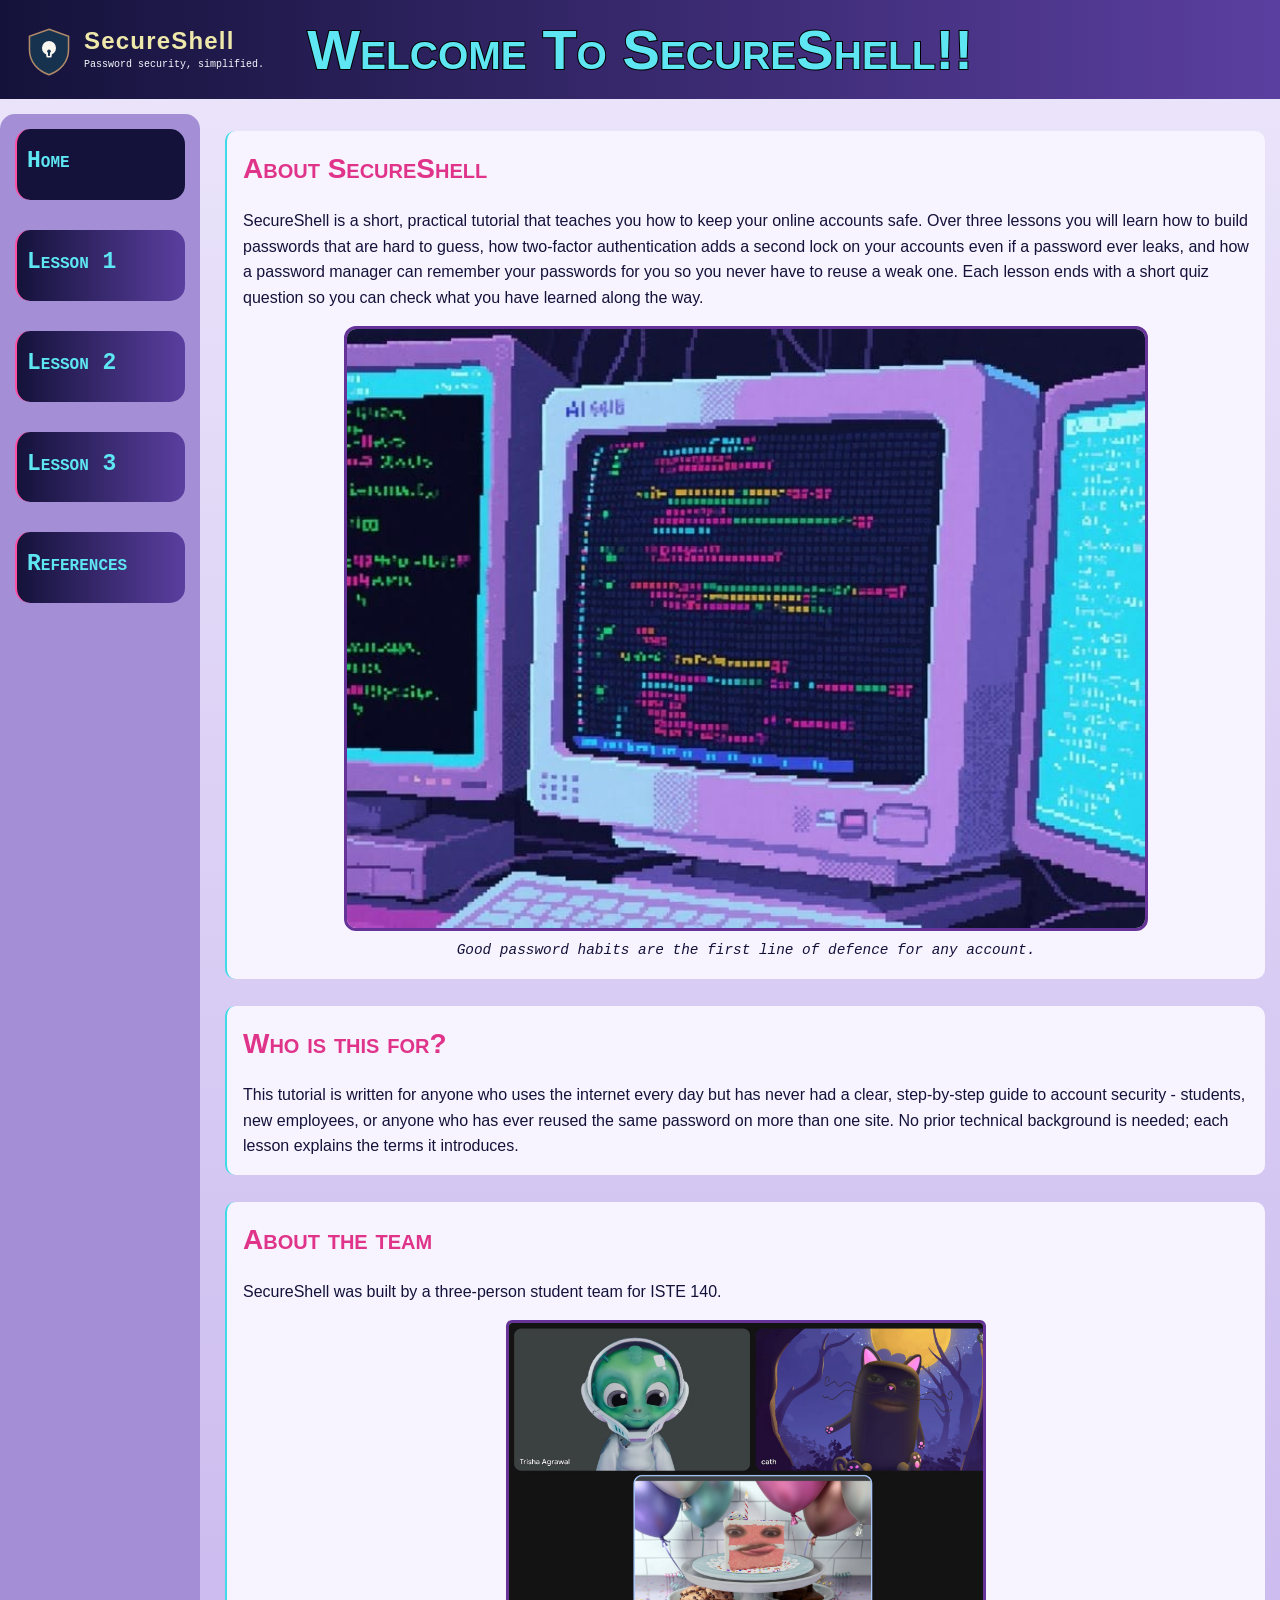
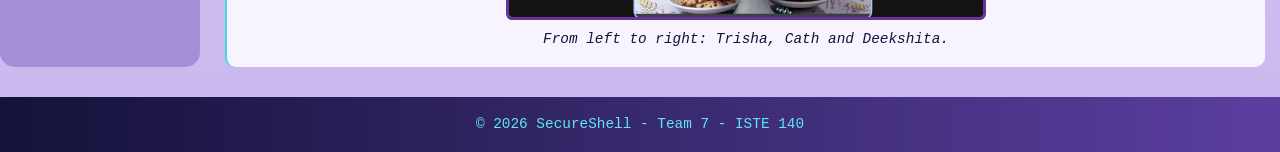
<file: index.html>
<!DOCTYPE html>
<html lang="en">
<head>
  <meta charset="utf-8">
  <meta name="viewport" content="width=device-width, initial-scale=1">
  <meta name="description" content="SecureShell is a beginner tutorial on password security: strong passwords, two-factor authentication and password managers.">
  <meta name="keywords" content="password security, cybersecurity, two-factor authentication, password managers">
  <meta name="author" content="SecureShell Team">
  <title>SecureShell - Password Security Training</title>
  <link rel="stylesheet" href="assets/css/home.css">
</head>
<body>

<header id="site_header">
  <div class="brand">
    <img src="assets/images/logo.svg" alt="SecureShell logo">
    <p class="site_name">SecureShell</p>
    <p class="tagline">Password security, simplified.</p>
  </div>
  <h1>Welcome To SecureShell!!</h1>
</header>

<nav id="main_nav" aria-label="Main">
  <ul>
    <li><a href="index.html" class="current" aria-current="page">Home</a></li>
    <li><a href="trisha.html">Lesson 1</a></li>
    <li><a href="cath.html">Lesson 2</a></li>
    <li><a href="deekshita.html">Lesson 3</a></li>
    <li><a href="references.html">References</a></li>
  </ul>
</nav>

<main>

  <section class="section">
    <h2>About SecureShell</h2>
    <p>
      SecureShell is a short, practical tutorial that teaches you how to keep your
      online accounts safe. Over three lessons you will learn how to build
      passwords that are hard to guess, how two-factor authentication adds a
      second lock on your accounts even if a password ever leaks, and how a
      password manager can remember your passwords for you so you never have
      to reuse a weak one. Each lesson ends with a short quiz question so you
      can check what you have learned along the way.
    </p>
    <figure>
      <img class="hero_image" src="assets/images/hero.jpeg" alt="Close-up of a glowing on-screen login form with username and password fields">
      <figcaption>Good password habits are the first line of defence for any account.</figcaption>
    </figure>
  </section>

  <section class="section">
    <h2>Who is this for?</h2>
    <p>
      This tutorial is written for anyone who uses the internet every day but
      has never had a clear, step-by-step guide to account security -
      students, new employees, or anyone who has ever reused the same
      password on more than one site. No prior technical background is
      needed; each lesson explains the terms it introduces.
    </p>
  </section>

  <section class="section">
    <h2>About the team</h2>
    <p>
      SecureShell was built by a three-person student team for ISTE 140.
    </p>
    <figure>
      <img class="team_image" src="assets/images/about.jpeg" alt="The three SecureShell team members">
      <figcaption>From left to right: Trisha, Cath and Deekshita.</figcaption>
    </figure>
  </section>

</main>

<footer id="foot">
  <p>&copy; 2026 SecureShell - Team 7 - ISTE 140</p>
</footer>

</body>
</html>
</file>
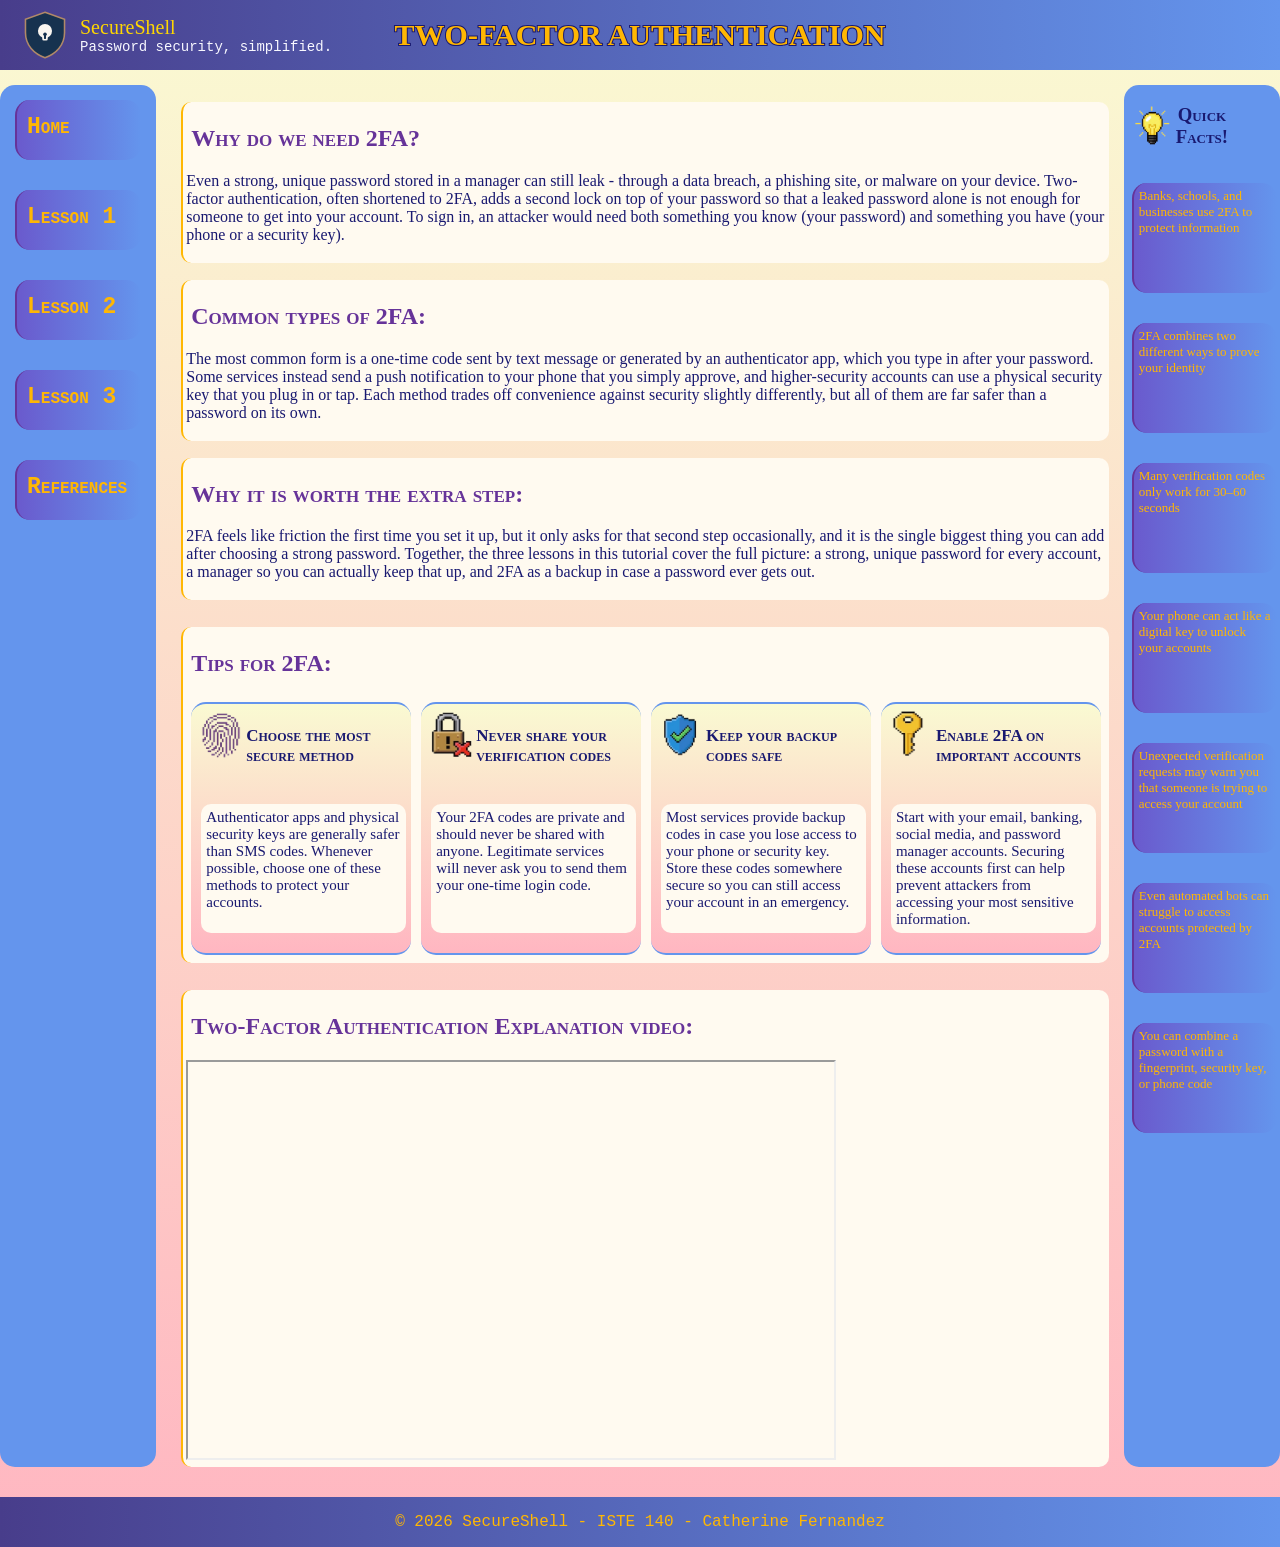
<file: cath.html>
<!DOCTYPE html>
<html lang="en">
<head>
    <meta charset="UTF-8">
    <meta name="viewport" content="width=device-width, initial-scale=1.0">
    <title>Two-Factor Authentication</title>
    <link rel="stylesheet" href="assets/css/cath.css">
</head>
<body>

<header>
    <img src="assets/images/logo.svg" alt="SecureShell logo">
    <p class="site_name">SecureShell</p>
    <p class="tagline">Password security, simplified.</p>
    <h1>TWO-FACTOR AUTHENTICATION</h1>
</header>

<nav>
    <a href="index.html">Home</a>
    <a href="trisha.html">Lesson 1</a>
    <a href="cath.html">Lesson 2</a>
    <a href="deekshita.html">Lesson 3</a>
    <a href="references.html">References</a>
</nav>

<main>
    <div id="content">
        <div class="section">
    <h2>Why do we need 2FA?</h2>
    <p>Even a strong, unique password stored in a manager can still leak - through a data breach, a phishing site, or malware on your device. Two-factor authentication, often shortened to 2FA, adds a second lock on top of your password so that a leaked password alone is not enough for someone to get into your account. To sign in, an attacker would need both something you know (your password) and something you have (your phone or a security key).</p>
        </div>
        <div class="section">
        <h2>Common types of 2FA:</h2>
    <p>The most common form is a one-time code sent by text message or generated by an authenticator app, which you type in after your password. Some services instead send a push notification to your phone that you simply approve, and higher-security accounts can use a physical security key that you plug in or tap. Each method trades off convenience against security slightly differently, but all of them are far safer than a password on its own.</p>
        </div>
        <div class="section">
            <h2>Why it is worth the extra step:</h2>
    <p>2FA feels like friction the first time you set it up, but it only asks for that second step occasionally, and it is the single biggest thing you can add after choosing a strong password. Together, the three lessons in this tutorial cover the full picture: a strong, unique password for every account, a manager so you can actually keep that up, and 2FA as a backup in case a password ever gets out.</p>
    </div>
        </div>
    <div class="section">
    <h2>Tips for 2FA:</h2>
    <div class="cards">
        <div class="card">
            <img src="assets/images/img_1.png" alt="A purple fingerprint">
            <h3>Choose the most secure method</h3>
            <p>Authenticator apps and physical security keys are generally safer than SMS codes. Whenever possible, choose one of these methods to protect your accounts.</p>
        </div>
        <div class="card">
            <img src="assets/images/img_2.png" alt="A lock with a red cross">
            <h3>Never share your verification codes</h3>
            <p>Your 2FA codes are private and should never be shared with anyone. Legitimate services will never ask you to send them your one-time login code.</p>
        </div>
        <div class="card">
            <img src="assets/images/img_3.png" alt="A blue shield with a green tick">
            <h3>Keep your backup codes safe</h3>
            <p>Most services provide backup codes in case you lose access to your phone or security key. Store these codes somewhere secure so you can still access your account in an emergency.</p>
        </div>
        <div class="card">
            <img src="assets/images/img_4.png" alt="A yellow key">
            <h3>Enable 2FA on important accounts</h3>
            <p>Start with your email, banking, social media, and password manager accounts. Securing these accounts first can help prevent attackers from accessing your most sensitive information.</p>
        </div>
        </div>
    </div>
<div class="section">
    <h2>Two-Factor Authentication Explanation video:</h2>
    <div class="yt_video">
        <iframe src="//www.youtube.com/embed/0mvCeNsTa1g?si=RzAUPf2miMMJQkpx"
                title="Two-Factor Authentication Explained"
                allowfullscreen>
        </iframe>
    </div>
</div>

</main>

<aside>
    <img src="assets/images/bulb.png" alt="A yellow glowing bulb">
    <h3>Quick Facts!</h3>
    <p>Banks, schools, and businesses use 2FA to protect information</p>
    <p>2FA combines two different ways to prove your identity</p>
    <p>Many verification codes only work for 30–60 seconds</p>
    <p>Your phone can act like a digital key to unlock your accounts</p>
    <p>Unexpected verification requests may warn you that someone is trying to access your account</p>
    <p>Even automated bots can struggle to access accounts protected by 2FA</p>
    <p>You can combine a password with a fingerprint, security key, or phone code</p>

</aside>

<footer>
    <p>© 2026 SecureShell - ISTE 140 - Catherine Fernandez</p>
</footer>

</body>
</html>
</file>
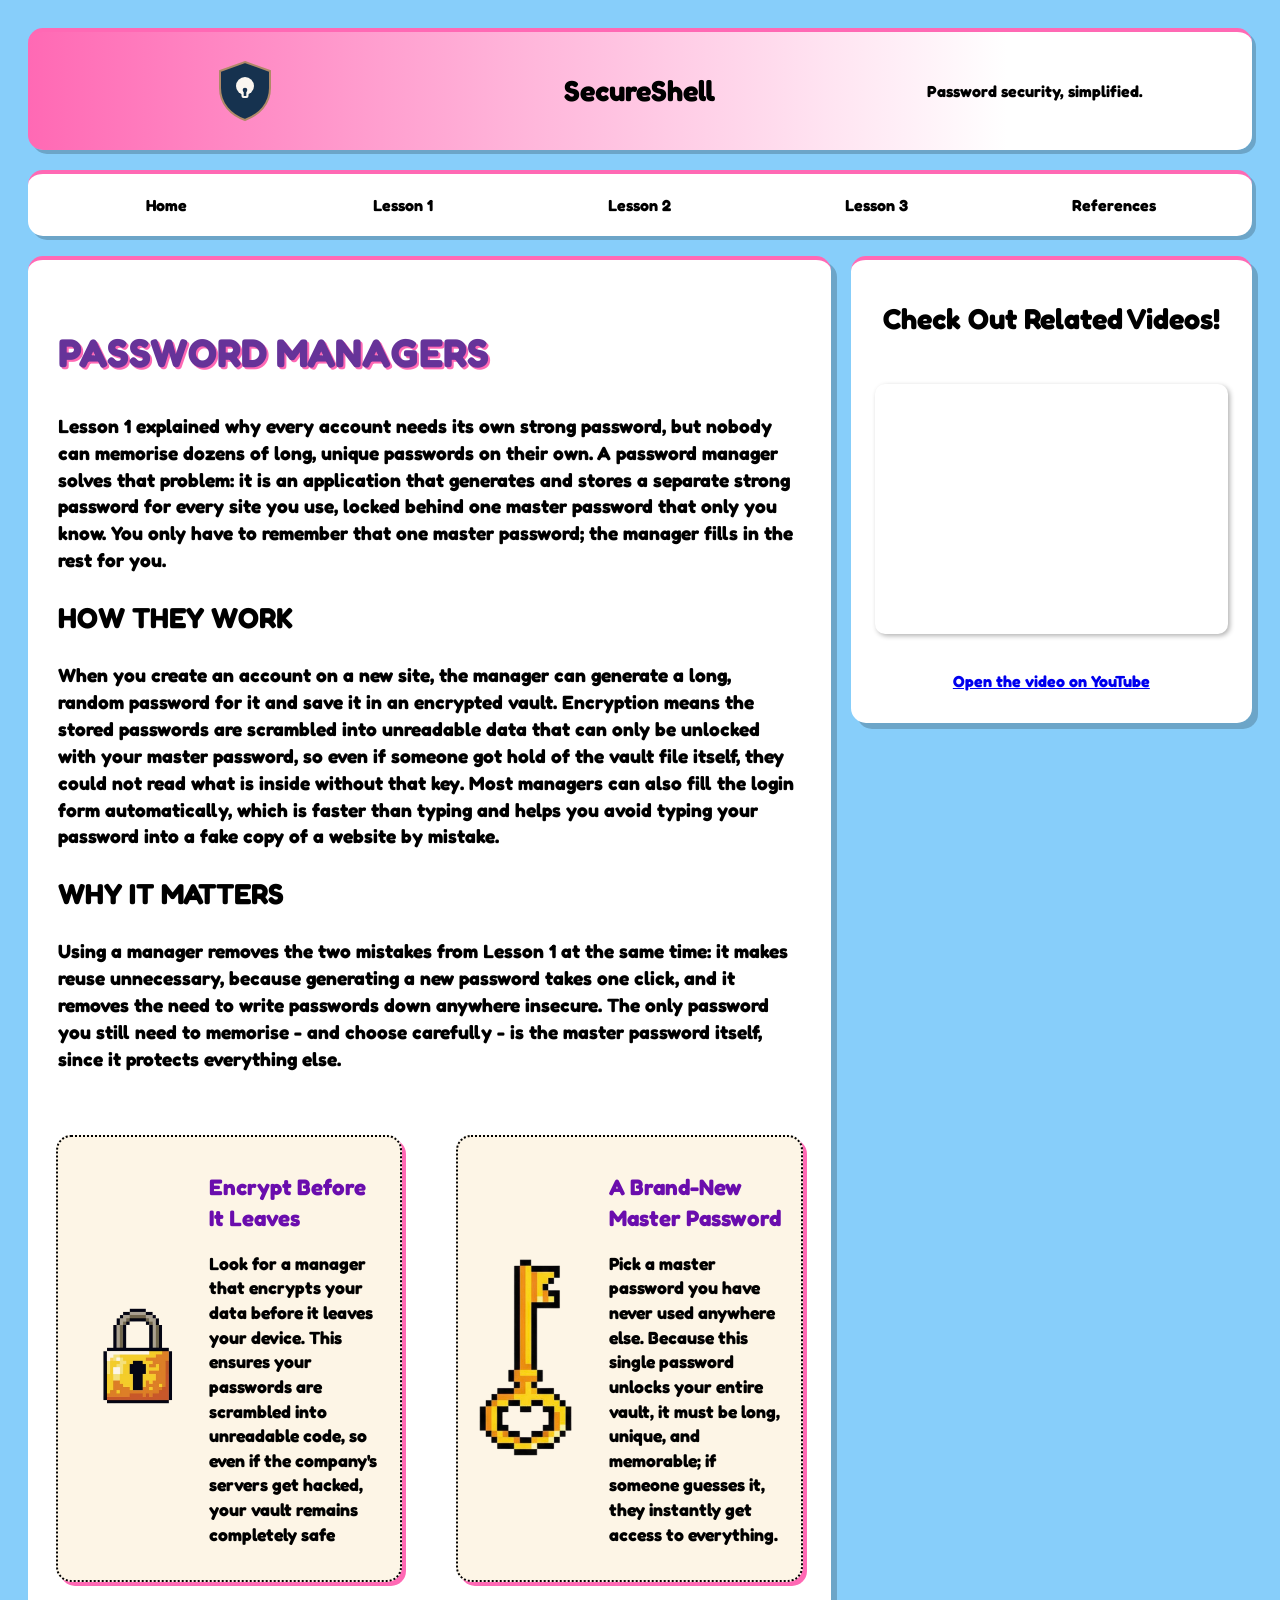
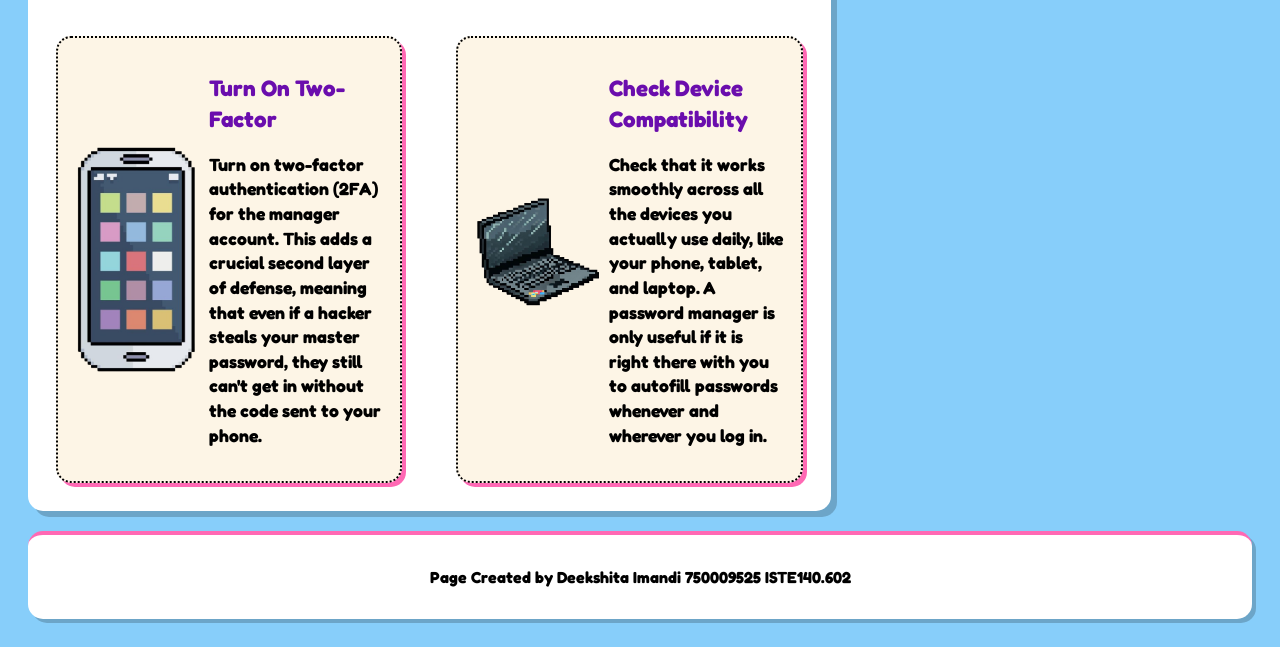
<file: deekshita.html>
<!doctype html>
<html lang="en">

<!--
  Name: Deekshita Imandi   
  Student ID: 753005593
  Layout option: 4 - Navigation under the header
-->
  
<head>
  <meta charset="utf-8">
  <meta name="viewport" content="width=device-width">
  <title> Password Mangager</title>
  <link rel="preconnect" href="https://fonts.googleapis.com">
  <link rel="preconnect" href="https://fonts.gstatic.com" crossorigin>
  <link href="https://fonts.googleapis.com/css2?family=Fredoka:wght@500;700&display=swap" rel="stylesheet">
  <link rel="stylesheet" href="assets/css/deekshita.css">

</head>

<body>
  <header class="header">
    <img src="assets/images/logo.svg" alt="SecureShell logo">
    <h2> SecureShell</h2>
    <p>Password security, simplified.</p>
  </header>
  <nav class="navbar">
    <a href="index.html">Home</a>
    <a href="trisha.html">Lesson 1</a>
    <a href="cath.html">Lesson 2</a>
    <a href="deekshita.html">Lesson 3</a>
    <a href="references.html">References</a>
  </nav>

  <main class="main">
    <section id="content">
      <h1>PASSWORD MANAGERS</h1>
      <p>
        Lesson 1 explained why every account needs its own strong password,
        but nobody can memorise dozens of long, unique passwords on their
        own. A password manager solves that problem: it is an application
        that generates and stores a separate strong password for every site
        you use, locked behind one master password that only you know. You
        only have to remember that one master password; the manager fills
        in the rest for you.
      </p>

      <h2>HOW THEY WORK</h2>
      <p>
        When you create an account on a new site, the manager can generate a
        long, random password for it and save it in an encrypted vault.
        Encryption means the stored passwords are scrambled into unreadable
        data that can only be unlocked with your master password, so even if
        someone got hold of the vault file itself, they could not read what
        is inside without that key. Most managers can also fill the login
        form automatically, which is faster than typing and helps you avoid
        typing your password into a fake copy of a website by mistake.
      </p>

      <h2>WHY IT MATTERS</h2>
      <p>
        Using a manager removes the two mistakes from Lesson 1 at the same
        time: it makes reuse unnecessary, because generating a new password
        takes one click, and it removes the need to write passwords down
        anywhere insecure. The only password you still need to memorise -
        and choose carefully - is the master password itself, since it
        protects everything else.
      </p>
    </section>
    <div class="cards">
      <!-- card 1-->
      <div class="singleCard">
        <div class="cardImg">
          <img src="assets/images/padlock.png" alt="Pixel art of a closed padlock">
        </div>
        <div class="cardContent">
          <h2> Encrypt Before It Leaves </h2>
          <p>Look for a manager that encrypts your data before it leaves your device.
            This ensures your passwords are scrambled into unreadable code, so even if the company's servers get hacked,
            your vault remains completely safe</p>
        </div>
      </div>
      <!-- card 2-->
      <div class="singleCard">
        <div class="cardImg">
          <img src="assets/images/key.png" alt="Pixel art of a golden key">
        </div>
        <div class="cardContent">
          <h2> A Brand-New Master Password </h2>
          <p>Pick a master password you have never used anywhere else.
            Because this single password unlocks your entire vault, it must be long, unique, and memorable;
            if someone guesses it, they instantly get access to everything.</p>
        </div>
      </div>
      <!-- card 3-->
      <div class="singleCard">
        <div class="cardImg">
          <img src="assets/images/phone.png" alt="Pixel art of a smartphone">
        </div>
        <div class="cardContent">
          <h2> Turn On Two-Factor </h2>
          <p>Turn on two-factor authentication (2FA) for the manager account. This adds a crucial second layer of
            defense, meaning that even if a hacker steals your master password, they still can't get in without the
            code sent to your phone.</p>
        </div>
      </div>
      <!-- card 4-->
      <div class="singleCard">
        <div class="cardImg">
          <img src="assets/images/pc.png" alt="Pixel art of an open laptop">
        </div>
        <div class="cardContent">
          <h2> Check Device Compatibility </h2>
          <p>Check that it works smoothly across all the devices you actually use daily, like your phone, tablet, and
            laptop. A password manager is only useful if it is right there with you to autofill passwords whenever and
            wherever you log in.
          </p>
        </div>
      </div>
    </div>
  </main>
  <aside class="sidebar">
    <h2>Check Out Related Videos! </h2>
    <iframe class="video" src="https://www.youtube.com/embed/iyl7wZRlxgg" title="What Is a Password Manager? - Digital Vault" allow="accelerometer; autoplay; clipboard-write; encrypted-media; gyroscope; picture-in-picture; web-share" referrerpolicy="strict-origin-when-cross-origin" allowfullscreen></iframe>
    <p><a href="https://www.youtube.com/watch?v=iyl7wZRlxgg" target="_blank" rel="noopener noreferrer">Open the video on YouTube</a></p>

  </aside>
  <footer class="footer">
    <p> Page Created by Deekshita Imandi 750009525 ISTE140.602</p>
  </footer>

</body>

</html>
</file>
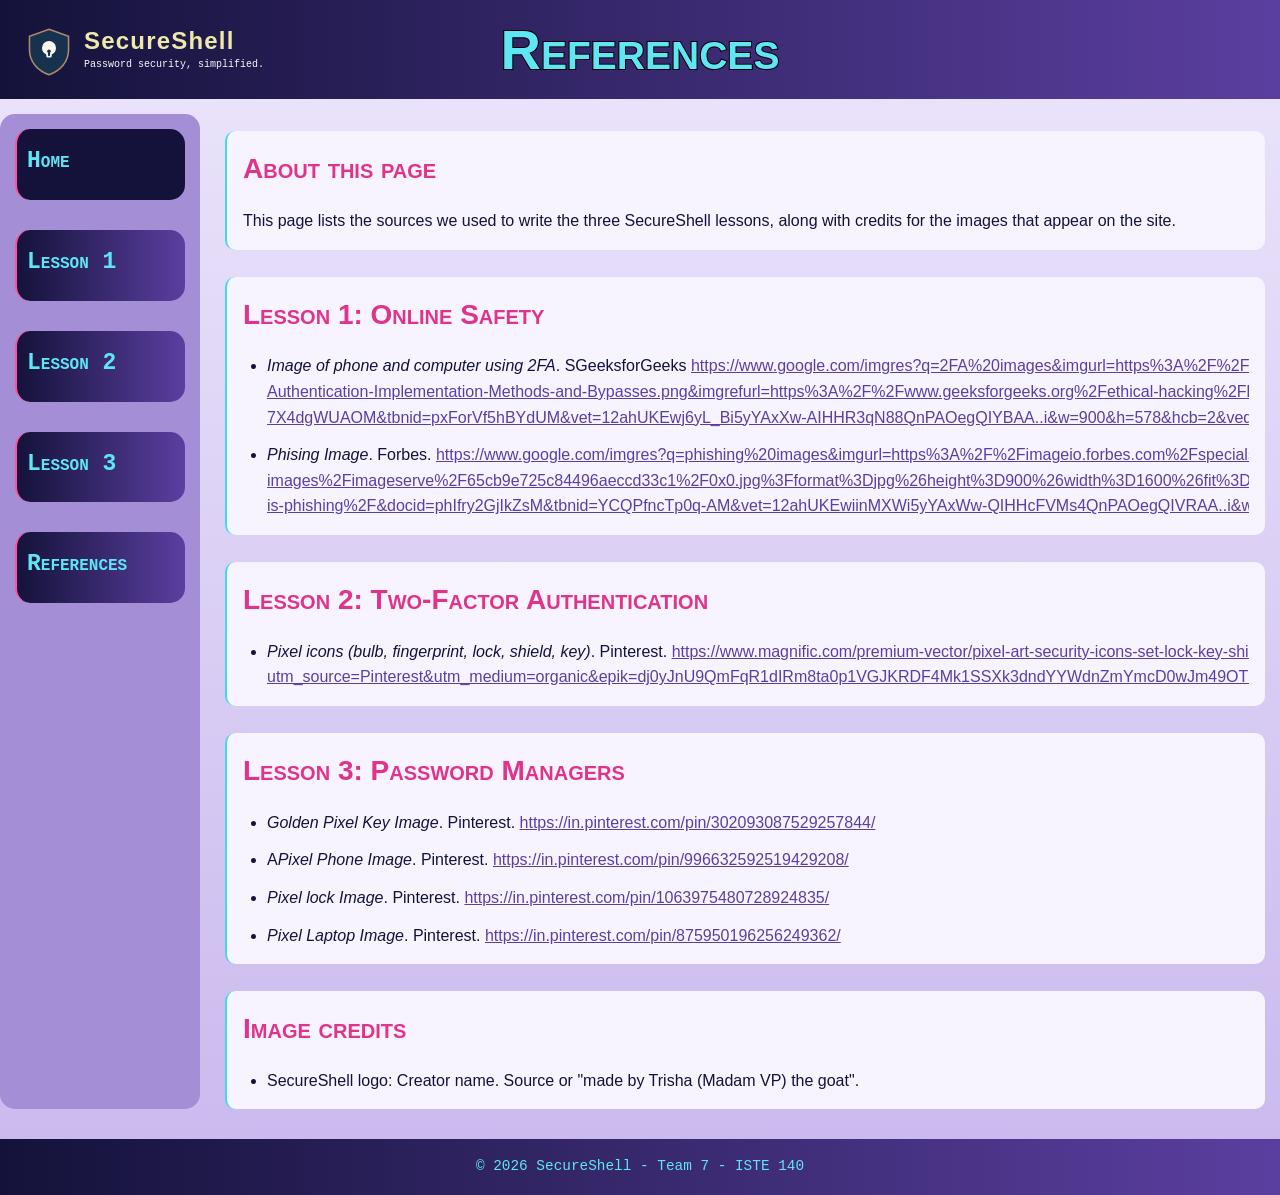
<file: references.html>
<!DOCTYPE html>
<html lang="en">
<head>
    <meta charset="utf-8">
    <meta name="viewport" content="width=device-width, initial-scale=1">
    <meta name="description" content="Sources and image credits used in the SecureShell password security tutorial.">
    <meta name="keywords" content="password security, cybersecurity, references, sources, image credits">
    <meta name="author" content="SecureShell Team">
    <title>SecureShell - References</title>
    <link rel="stylesheet" href="assets/css/home.css">
</head>
<header id="site_header">
    <div class="brand">
        <img src="assets/images/logo.svg" alt="SecureShell logo">
        <p class="site_name">SecureShell</p>
        <p class="tagline">Password security, simplified.</p>
    </div>
    <h1>References</h1>
</header>

<nav id="main_nav" aria-label="Main">
    <ul>
        <li><a href="index.html" class="current" aria-current="page">Home</a></li>
        <li><a href="trisha.html">Lesson 1</a></li>
        <li><a href="cath.html">Lesson 2</a></li>
        <li><a href="deekshita.html">Lesson 3</a></li>
        <li><a href="references.html">References</a></li>
    </ul>
</nav>


<main>

    <section class="section">
        <h2>About this page</h2>
        <p>
            This page lists the sources we used to write the three SecureShell
            lessons, along with credits for the images that appear on the site.
        </p>
    </section>

    <section class="section">
        <h2>Lesson 1: Online Safety</h2>
        <ul class="ref_list">
            <li>
                <cite>Image of phone and computer using 2FA</cite>.
                SGeeksforGeeks <a href="https://www.google.com/imgres?q=2FA%20images&imgurl=https%3A%2F%2Fmedia.geeksforgeeks.org%2Fwp-content%2Fcdn-uploads%2F20200402215526%2FTwo-Factor-Authentication-Implementation-Methods-and-Bypasses.png&imgrefurl=https%3A%2F%2Fwww.geeksforgeeks.org%2Fethical-hacking%2Fhow-does-two-factor-authentication-2fa-work%2F&docid=QK6-7X4dgWUAOM&tbnid=pxForVf5hBYdUM&vet=12ahUKEwj6yL_Bi5yYAxXw-AIHHR3qN88QnPAOegQIYBAA..i&w=900&h=578&hcb=2&ved=2ahUKEwj6yL_Bi5yYAxXw-AIHHR3qN88QnPAOegQIYBAA">https://www.google.com/imgres?q=2FA%20images&imgurl=https%3A%2F%2Fmedia.geeksforgeeks.org%2Fwp-content%2Fcdn-uploads%2F20200402215526%2FTwo-Factor-Authentication-Implementation-Methods-and-Bypasses.png&imgrefurl=https%3A%2F%2Fwww.geeksforgeeks.org%2Fethical-hacking%2Fhow-does-two-factor-authentication-2fa-work%2F&docid=QK6-7X4dgWUAOM&tbnid=pxForVf5hBYdUM&vet=12ahUKEwj6yL_Bi5yYAxXw-AIHHR3qN88QnPAOegQIYBAA..i&w=900&h=578&hcb=2&ved=2ahUKEwj6yL_Bi5yYAxXw-AIHHR3qN88QnPAOegQIYBAA</a>
            </li>
            <li>
                <cite>Phising Image</cite>.
                Forbes. <a href="
https://www.google.com/imgres?q=phishing%20images&imgurl=https%3A%2F%2Fimageio.forbes.com%2Fspecials-images%2Fimageserve%2F65cb9e725c84496aeccd33c1%2F0x0.jpg%3Fformat%3Djpg%26height%3D900%26width%3D1600%26fit%3Dbounds&imgrefurl=https%3A%2F%2Fwww.forbes.com%2Fsites%2Ftechnology%2Farticle%2Fwhat-is-phishing%2F&docid=phIfry2GjIkZsM&tbnid=YCQPfncTp0q-AM&vet=12ahUKEwiinMXWi5yYAxWw-QIHHcFVMs4QnPAOegQIVRAA..i&w=1600&h=861&hcb=2&ved=2ahUKEwiinMXWi5yYAxWw-QIHHcFVMs4QnPAOegQIVRAA">
                https://www.google.com/imgres?q=phishing%20images&imgurl=https%3A%2F%2Fimageio.forbes.com%2Fspecials-images%2Fimageserve%2F65cb9e725c84496aeccd33c1%2F0x0.jpg%3Fformat%3Djpg%26height%3D900%26width%3D1600%26fit%3Dbounds&imgrefurl=https%3A%2F%2Fwww.forbes.com%2Fsites%2Ftechnology%2Farticle%2Fwhat-is-phishing%2F&docid=phIfry2GjIkZsM&tbnid=YCQPfncTp0q-AM&vet=12ahUKEwiinMXWi5yYAxWw-QIHHcFVMs4QnPAOegQIVRAA..i&w=1600&h=861&hcb=2&ved=2ahUKEwiinMXWi5yYAxWw-QIHHcFVMs4QnPAOegQIVRAA</a>
            </li>
        </ul>
    </section>

    <section class="section">
        <h2>Lesson 2: Two-Factor Authentication</h2>
        <ul class="ref_list">
            <li>
                <cite>Pixel icons (bulb, fingerprint, lock, shield, key)</cite>.
                Pinterest. <a href="https://www.magnific.com/premium-vector/pixel-art-security-icons-set-lock-key-shield-fingerprint-access_426192658.htm?utm_source=Pinterest&utm_medium=organic&epik=dj0yJnU9QmFqR1dIRm8ta0p1VGJKRDF4Mk1SSXk3dndYYWdnZmYmcD0wJm49OTMxNV91MG9UVGM1NktmMnhmVGtvUSZ0PUFBQUFBR3NCZ04w">https://www.magnific.com/premium-vector/pixel-art-security-icons-set-lock-key-shield-fingerprint-access_426192658.htm?utm_source=Pinterest&utm_medium=organic&epik=dj0yJnU9QmFqR1dIRm8ta0p1VGJKRDF4Mk1SSXk3dndYYWdnZmYmcD0wJm49OTMxNV91MG9UVGM1NktmMnhmVGtvUSZ0PUFBQUFBR3NCZ04w</a>
            </li>
        </ul>
    </section>

    <section class="section">
        <h2>Lesson 3: Password Managers</h2>
        <ul class="ref_list">
            <li>
                <cite>Golden Pixel Key Image</cite>.
                Pinterest. <a href="https://in.pinterest.com/pin/302093087529257844/">https://in.pinterest.com/pin/302093087529257844/</a>
            </li>
            <li>
                A<cite>Pixel Phone Image</cite>.
                Pinterest. <a href="https://in.pinterest.com/pin/996632592519429208/">https://in.pinterest.com/pin/996632592519429208/</a>
            </li>
            <li>
                <cite>Pixel lock Image</cite>.
                Pinterest. <a href="https://in.pinterest.com/pin/1063975480728924835/">https://in.pinterest.com/pin/1063975480728924835/</a>
            </li>
            <li>
            <cite>Pixel Laptop Image</cite>.
                Pinterest. <a href="https://in.pinterest.com/pin/875950196256249362/">https://in.pinterest.com/pin/875950196256249362/</a>
        </li>
        </ul>
    </section>

    <section class="section">
        <h2>Image credits</h2>
        <ul class="ref_list">
            <li>
                SecureShell logo: Creator name. Source or "made by Trisha (Madam VP) the goat".
            </li>
        </ul>
    </section>

</main>

<footer id="foot">
    <p>&copy; 2026 SecureShell - Team 7 - ISTE 140</p>
</footer>

</body>
</html>
</file>
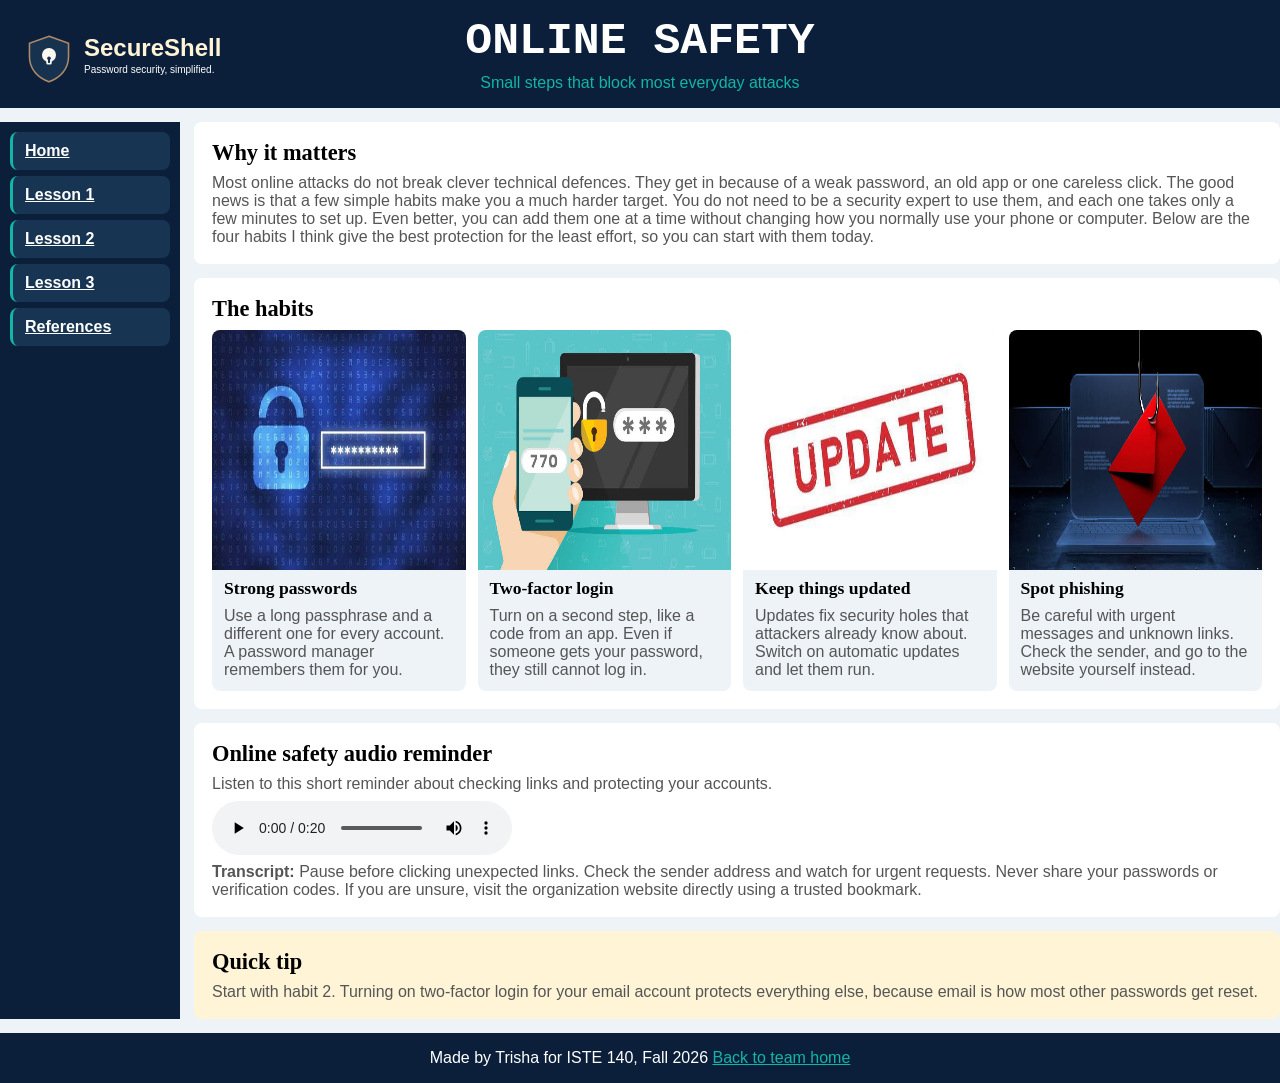
<file: trisha.html>
<!DOCTYPE html>
<!--
  Name: Trisha Agrawal   Student ID: 753005593  
  Page: Everyday security habits (Layout option 1 - navigation on the left)
-->
<html lang="en">
<head>
  <meta charset="utf-8">
  <meta name="viewport" content="width=device-width, initial-scale=1">
  <title>Four Habits That Keep You Safe Online</title>
  <link rel="stylesheet" href="assets/css/trisha.css">
</head>
<body>

  <div class="page">

    <header>
      <div class="brand">
        <img class="brand-logo" src="assets/images/logo.svg" width="50" height="50" alt="SecureShell logo">
        <p class="site-name">SecureShell</p>
        <p class="tagline">Password security, simplified.</p>
      </div>
      <div class="page-heading">
        <h1 class="page-title">ONLINE SAFETY</h1>
        <p class="page-subtitle">Small steps that block most everyday attacks</p>
      </div>
    </header>

    <nav aria-label="Team page navigation">
      <a class="nav-link" href="index.html">Home</a>
      <a class="nav-link" href="trisha.html">Lesson 1</a>
      <a class="nav-link" href="cath.html">Lesson 2</a>
      <a class="nav-link" href="deekshita.html">Lesson 3</a>
      <a class="nav-link" href="references.html">References</a>
    </nav>

    <main>
      <section id="intro" class="content-section">
        <h2>Why it matters</h2>
        <p class="body-copy">
          Most online attacks do not break clever technical defences. They get in
          because of a weak password, an old app or one careless click. The good
          news is that a few simple habits make you a much harder target. You do
          not need to be a security expert to use them, and each one takes only a
          few minutes to set up. Even better, you can add them one at a time
          without changing how you normally use your phone or computer. Below are
          the four habits I think give the best protection for the least effort,
          so you can start with them today.
        </p>
      </section>

      <section id="habits" class="content-section">
        <h2>The habits</h2>
        <div class="cards">
          <article class="card">
            <img class="card-image" src="assets/images/password.jpg" width="400" height="240" alt="A padlock and a password field on a blue background">
            <h3>Strong passwords</h3>
            <p class="body-copy card-copy">Use a long passphrase and a different one for every account. A password manager remembers them for you.</p>
          </article>

          <article class="card">
            <img class="card-image" src="assets/images/2FA.jpg" width="400" height="240" alt="A phone displaying a verification code beside an unlocked padlock">
            <h3>Two-factor login</h3>
            <p class="body-copy card-copy">Turn on a second step, like a code from an app. Even if someone gets your password, they still cannot log in.</p>
          </article>

          <article class="card">
            <img class="card-image" src="assets/images/update.jpg" width="400" height="240" alt="A red stamp that says UPDATE">
            <h3>Keep things updated</h3>
            <p class="body-copy card-copy">Updates fix security holes that attackers already know about. Switch on automatic updates and let them run.</p>
          </article>

          <article class="card">
            <img class="card-image" src="assets/images/phishing.jpg" width="400" height="240" alt="A phishing hook catching a red email envelope">
            <h3>Spot phishing</h3>
            <p class="body-copy card-copy">Be careful with urgent messages and unknown links. Check the sender, and go to the website yourself instead.</p>
          </article>
        </div>
      </section>

      <section id="audio" class="content-section">
        <h2>Online safety audio reminder</h2>
        <p class="body-copy">Listen to this short reminder about checking links and protecting your accounts.</p>
        <audio controls>
          <source src="assets/media/online-safety-reminder.mp3" type="audio/mpeg">
          Your browser does not support audio playback.
        </audio>
        <p class="body-copy"><strong>Transcript:</strong> Pause before clicking unexpected links. Check the sender address and watch for urgent requests. Never share your passwords or verification codes. If you are unsure, visit the organization website directly using a trusted bookmark.</p>
      </section>

      <section id="tip" class="content-section tip">
        <h2>Quick tip</h2>
        <p class="body-copy">Start with habit 2. Turning on two-factor login for your email account protects everything else, because email is how most other passwords get reset.</p>
      </section>
    </main>

    <footer>
      <p>Made by Trisha for ISTE 140, Fall 2026 <a class="footer-link" href="index.html">Back to team home</a></p>
    </footer>

  </div>
</body>
</html>
</file>
<file: assets/css/home.css>
* {
    box-sizing: border-box;
    margin: 0;
    padding: 0;
    font-family: "Trebuchet MS", Tahoma, sans-serif;
}

body {
    display: grid;
    grid-template-columns: minmax(200px, 1fr) 7fr;
    grid-template-rows: auto 1fr auto;
    gap: 15px;
    font-size: 1rem;
    line-height: 1.6;
    color: #14123a;
    background: linear-gradient(#ece6fb, #c9b8ee);
}

h1,
h2 {
    font-variant: small-caps;
    font-weight: 800;
}

#site_header {
    grid-column: 1 / 3;
    grid-row: 1;
    display: grid;
    grid-template-columns: 1fr auto 1fr;
    align-items: center;
    column-gap: 1rem;
    padding: 1rem 1.5rem;
    background: linear-gradient(to left, #5b3fa0, #14123a);
    color: #5ee6f2;
}

.brand {
    grid-column: 1;
    grid-row: 1;
    display: grid;
    grid-template-columns: auto auto;
    grid-template-rows: 20px auto;
    justify-content: start;
    gap: 10px;
}

.brand img {
    grid-column: 1;
    grid-row: 1;
    width: 50px;
    height: 50px;
}

.site_name {
    grid-column: 2;
    grid-row: 1;
    font-size: 1.5rem;
    font-weight: 700;
    line-height: 1.2;
    letter-spacing: 0.05em;
    color: palegoldenrod;
}

.tagline {
    grid-column: 2;
    grid-row: 2;
    color: #5ee6f2;
    font-family: "Lucida Console", Monaco, monospace;
    font-weight: 500;
    font-size: 10px;
    color: ghostwhite;
}

#site_header h1 {
    grid-column: 2;
    grid-row: 1;
    text-align: center;
    font-size: 3.5rem;
    line-height: 1.2;
    -webkit-text-stroke: 2px black;
    paint-order: stroke fill;
}

#main_nav {
    grid-column: 1;
    grid-row: 2;
    padding: 15px;
    border-radius: 15px;
    background: #a48fd6;
}

#main_nav ul {
    display: grid;
    grid-template-columns: 1fr;
    row-gap: 30px;
    list-style: none;
}

#main_nav a {
    display: block;
    padding: 14px 10px 20px;
    border-left: 2px solid #ff4fa3;
    border-radius: 15px;
    background: linear-gradient(to right, #14123a, #5b3fa0);
    color: #5ee6f2;
    font-family: "Lucida Console", Monaco, monospace;
    font-size: 23px;
    font-variant: small-caps;
    font-weight: 900;
    text-decoration: none;
}

#main_nav a:hover {
    background: #3b2a6b;
    transform: scale(1.05);
}

main {
    grid-column: 2;
    grid-row: 2;
    display: grid;
    align-content: start;
    gap: 10px;
    margin-left: 10px;
    margin-right: 15px;
}

.section {
    display: grid;
    row-gap: 1rem;
    margin-top: 17px;
    padding: 1rem;
    border-left: 2px solid #3fd9e8;
    border-radius: 10px;
    background: #f7f4ff;
    color: #14123a;
}

.section h2 {
    font-size: 1.75rem;
    color: #e0338a;
}

.section p {
    font-family: Verdana, Geneva, sans-serif;
}

figure {
    display: grid;
    row-gap: 0.5rem;
}

.hero_image {
    width: 70%;
    justify-self: center;
    border: solid 3px rebeccapurple;
    border-radius: 12px;
}

.team_image {
    width: 100%;
    max-width: 480px;
    justify-self: center;
    border: solid 3px rebeccapurple;
    border-radius: 12px;
}

figcaption {
    font-family: "Lucida Console", Monaco, monospace;
    font-size: 0.9rem;
    font-style: italic;
    color: #555555;
    text-align: center;
}

#foot {
    grid-column: 1 / 3;
    grid-row: 5;
    padding: 1rem;
    background: linear-gradient(to left, #5b3fa0, #14123a);
    color: #5ee6f2;
    font-size: 0.9rem;
    text-align: center;
}

#foot p {
    font-family: "Lucida Console", Monaco, monospace;
    font-weight: 500;
}

* {
    box-sizing: border-box;
    margin: 0;
    padding: 0;
    font-family: "Trebuchet MS", Tahoma, sans-serif;
}

body {
    display: grid;
    grid-template-columns: minmax(200px, 1fr) 7fr;
    grid-template-rows: auto 1fr auto;
    gap: 15px;
    font-size: 1rem;
    line-height: 1.6;
    color: #14123a;
    background: linear-gradient(#ece6fb, #c9b8ee);
}

h1,
h2 {
    font-variant: small-caps;
    font-weight: 800;
}

#site_header {
    grid-column: 1 / 3;
    grid-row: 1;
    display: grid;
    grid-template-columns: 1fr auto 1fr;
    align-items: center;
    column-gap: 1rem;
    padding: 1rem 1.5rem;
    background: linear-gradient(to left, #5b3fa0, #14123a);
    color: #5ee6f2;
}

.brand {
    grid-column: 1;
    grid-row: 1;
    display: grid;
    grid-template-columns: auto auto;
    grid-template-rows: 20px auto;
    justify-content: start;
    gap: 10px;
}

.brand img {
    grid-column: 1;
    grid-row: 1;
    width: 50px;
    height: 50px;
}

.site_name {
    grid-column: 2;
    grid-row: 1;
    font-size: 1.5rem;
    font-weight: 700;
    line-height: 1.2;
    letter-spacing: 0.05em;
    color: palegoldenrod;
}

.tagline {
    grid-column: 2;
    grid-row: 2;
    color: #5ee6f2;
    font-family: "Lucida Console", Monaco, monospace;
    font-weight: 500;
    font-size: 10px;
    color: ghostwhite;
}

#site_header h1 {
    grid-column: 2;
    grid-row: 1;
    text-align: center;
    font-size: 3.5rem;
    line-height: 1.2;
    -webkit-text-stroke: 2px black;
    paint-order: stroke fill;
}

#main_nav {
    grid-column: 1;
    grid-row: 2;
    padding: 15px;
    border-radius: 15px;
    background: #a48fd6;
}

#main_nav ul {
    display: grid;
    grid-template-columns: 1fr;
    row-gap: 30px;
    list-style: none;
}

#main_nav a {
    display: block;
    padding: 14px 10px 20px;
    border-left: 2px solid #ff4fa3;
    border-radius: 15px;
    background: linear-gradient(to right, #14123a, #5b3fa0);
    color: #5ee6f2;
    font-family: "Lucida Console", Monaco, monospace;
    font-size: 23px;
    font-variant: small-caps;
    font-weight: 900;
    text-decoration: none;
}

#main_nav a:hover {
    background: #3b2a6b;
    transform: scale(1.05);
}

#main_nav a.current {
    background: #14123a;
}

main {
    grid-column: 2;
    grid-row: 2;
    display: grid;
    align-content: start;
    gap: 10px;
    margin-left: 10px;
    margin-right: 15px;
}

.section {
    display: grid;
    row-gap: 1rem;
    margin-top: 17px;
    padding: 1rem;
    border-left: 2px solid #3fd9e8;
    border-radius: 10px;
    background: #f7f4ff;
    color: #14123a;
}

.section h2 {
    font-size: 1.75rem;
    color: #e0338a;
}

.section p {
    font-family: Verdana, Geneva, sans-serif;
}

figure {
    display: grid;
    row-gap: 0.5rem;
}

.hero_image {
    width: 80%;
    justify-self: center;
}

.team_image {
    width: 100%;
    max-width: 480px;
    justify-self: center;
    border-radius: 6px;
}

figcaption {
    font-family: "Lucida Console", Monaco, monospace;
    font-size: 0.9rem;
    font-style: italic;
    color: #14123a;
    text-align: center;
}

#foot {
    grid-column: 1 / 3;
    grid-row: 4;
    padding: 1rem;
    background: linear-gradient(to left, #5b3fa0, #14123a);
    color: #5ee6f2;
    font-size: 0.9rem;
    text-align: center;
}

#foot p {
    font-family: "Lucida Console", Monaco, monospace;
    font-weight: 500;
}

.ref_list {
    display: grid;
    row-gap: 0.75rem;
    padding-left: 1.5rem;
    overflow: auto;
}

.ref_list li,
.ref_list a,
.ref_list cite {
    font-family: Verdana, Geneva, sans-serif;
}

.ref_list a {
    color: #5b3fa0;
}
</file>
<file: assets/css/cath.css>
/*
   cath.css - styles for the Two-Factor Authentication page (Lesson 2)

   Colors:
     lightgoldenrodyellow + lightpink   page background and cards
     cornflowerblue + darkslateblue      header, footer, nav and sidebar
     slateblue                           nav links, fact boxes, hover
     midnightblue                        text and heading outline
     rebeccapurple                       h2 headings, borders
     #ffb703 (gold-yellow)               page title, links, footer text
     gold                                fact box text on hover
     floralwhite + ghostwhite            content sections

   Fonts:
     Papyrus           default for the whole page
     Courier New       nav links, footer, paragraphs
     Comic Sans MS     section text, card titles, sidebar facts
*/

/* Repetition: the same base font everywhere keeps the page consistent */
* {
    box-sizing: border-box;
    font-family: Papyrus;
}

/* Alignment: one grid lines up the nav, main and sidebar in neat columns */
body {
    display: grid;
    grid-template-columns: 1fr 6fr 1fr;
    grid-template-rows: auto 3fr auto;
    gap: 15px;
    margin: 0;
    background: linear-gradient(lightgoldenrodyellow,lightpink);
}

/* Alignment: the header grid lines up the logo, name and title, and the balanced columns keep the title centered */
header {
    display: grid;
    grid-template-columns: 50px 1fr 2fr 1fr 50px;
    grid-template-rows: auto auto;
    column-gap: 10px;
    align-items: center;
    padding: 10px 20px;
    grid-column: 1 / 4; /* the header expands till the end of the page*/
    grid-row: 1;
    text-align: center;
    background: linear-gradient(to left, cornflowerblue,darkslateblue);
    font-size: 20px;
}

/* Proximity: the logo sits right next to the site name so they read as one group */
header img{
    grid-column: 1;
    grid-row: 1 / 3;
}

/* Proximity: the site name is close to the logo and tagline so the branding stays together */
.site_name{
    grid-column: 2;
    grid-row: 1;
    align-self: end;
    text-align: left;
    margin: 0;
    color: gold;
    font-family: "Comic Sans MS";
}

/* Proximity: the tagline is directly under the site name so they belong together */
.tagline{
    grid-column: 2;
    grid-row: 2;
    align-self: start;
    text-align: left;
    margin: 0;
    font-size: 14px;
    color: ghostwhite;
}

/* Contrast: the yellow title with a dark outline stands out on the blue header */
header h1{
    grid-column: 3;
    grid-row: 1 / 3;
    margin: 0;
    font-size: 30px;
    color: #ffb703;
    -webkit-text-stroke: 2px midnightblue;
    paint-order: stroke fill;
}


/* Proximity: all the links are grouped in one box so they read as the menu */
nav {
    font-variant: small-caps;
    font-weight: 900;
    grid-column: 1;
    grid-row: 2;
    border-radius: 15px;
    padding: 15px;
    display: grid;
    align-content: start;
    gap: 30px;
    background: cornflowerblue;
}

/* Repetition: every link has the same shape, color and font so they look like a set */
nav a{
    border-left: solid 2px rebeccapurple;
    background: linear-gradient(to right,slateblue,cornflowerblue);
    border-radius: 15px;
    padding: 14px 10px 20px;
    color: #ffb703;
    font-family: "Courier New";
    font-size: 23px;
    text-decoration: none;
}

/* Contrast: the darker color and bigger size show which link you're on */
nav a:hover{
    background: slateblue;
    transform: scale(1.05);
}

/* Alignment: the sections stack in one column with even gaps */
main {
    grid-column: 2;
    grid-row: 2;
    display: grid;
    gap: 10px;
    margin-left: 10px;
}

/* Repetition: every section is the same white rounded box with a yellow border */
.section{
    border-radius: 10px;
    background: floralwhite;
    border-left: solid 2px #ffb703;
    color: midnightblue;
    padding: 3px;
    margin-top: 17px;
}

/* Contrast: a small color change shows which section you're on */
.section:hover{
    background: ghostwhite;
}

/* Repetition: all the lesson text uses the same font so it reads consistently */
.section p{
    font-family: "Comic Sans MS";
    font-weight: 20px;
}

/* Proximity: all the quick facts are grouped together in one sidebar box */
aside {
    grid-column: 3;
    grid-row: 2;
    text-align: center;
    border-radius: 15px;
    background: cornflowerblue;
    display: grid;
    align-content: start;
    grid-template-columns: 1fr 1fr 2fr;
    gap: 4px;
}

/* Contrast: the dark blue heading stands out from the yellow facts */
aside h3{
    grid-row-start: 1;
    grid-column-start: 2;
    color: midnightblue;
    font-weight: 600px;
}

/* Proximity: the bulb sits right next to the heading so they read as one title */
aside img{
    width: 40px;
    height: 40px;
    margin-top: 20px;
    margin-left: 8px;
}

/* Repetition: each fact uses the same box style as the nav links, which ties the sidebar to the nav */
aside p{
    color: #ffb703;
    border-left: solid 2px rebeccapurple;
    background: linear-gradient(to right,slateblue,cornflowerblue);
    border-radius: 15px;
    height: 110px;
    grid-column: 1/4;
    margin-left: 8px;
    margin-right: 3px;
    padding: 5px;
    text-align: left;
    font-weight: 400px;
    font-size: 13px;
    font-family: "Comic Sans MS";
}

/* Contrast: gold text on a darker box highlights the fact you're reading */
aside p:hover{
    background: slateblue;
    color: gold;
    transform: scale(1.05);
}

/* Repetition: the footer uses the same gradient as the header so the top and bottom match */
footer {
    grid-column: 1 / 4;
    grid-row: 4;
    text-align: center;
    background: linear-gradient(to left, cornflowerblue,darkslateblue);
    color: #ffb703;
    font-family: "Courier New";
}

/* Alignment: the cards line up in a row of equal columns */
.cards{
    display: grid;
repeat(auto-fit, minmax(200px, 1fr));grid-template-columns: 1fr 1fr 1fr 1fr;
}

/* Repetition: every card has the same border, shape and gradient */
.card{
    display: grid;
    grid-template-columns: 50px 1fr 1fr;
    grid-template-rows: 1fr 1fr 1fr;
    border-radius: 15px;
    border-top: solid 2px cornflowerblue;
    border-bottom: solid 2px cornflowerblue;
    margin: 5px;
    padding: 5px;
    background: lightpink;
    background: linear-gradient(lightgoldenrodyellow,lightpink);
}

/* Contrast: the card grows on hover so it stands out from the others */
.card:hover{
    transform: scale(1.05);
}

/* Contrast: a white box behind the tip text makes it stand out from the pink card */
.card p{
    font-size: 15px;
    border-radius: 10px;
    padding: 5px;
    background: floralwhite;
}

/* Repetition: paragraphs use the same font across the page */
p{
    font-family: "Courier New";
    font-weight: 500;
}

/* Repetition: all the icons are the same size */
img{
    grid-row: 1/1;
    width: 50px;
    height: 50px;
}

/* Alignment: in every card the title lines up right beside the icon */
.card h3{
    grid-column: 2/4;
    font-family: "Comic Sans MS";
    font-size: 17px;
    color: midnightblue;
}

/* Alignment: the tip text lines up under the icon and title */
.cards p{
    grid-column: 1/4;
    grid-row: 2/4;
    margin-left: 5px;
}

/* Contrast: purple headings stand out from the dark blue body text */
h2{
    margin-left: 5px;
    color: rebeccapurple;
}

/* Repetition: all the headings use bold small caps */
h1,h2,h3,h4{
    font-variant: small-caps;
    font-weight: 800;
}

/* Contrast: the big video stands out as the main visual on the page */
.yt_video iframe{
    width: 650px;
    height: 400px;
}

/* Alignment: the video gets its own row below the text */
.yt_video{
    grid-row-start: 5;
}
</file>
<file: assets/css/deekshita.css>
/*
  Name: Deekshita Imandi
  Student ID: 753005593 */

html {
  color: darkgrey;
  font-size: 1em;
  line-height: 1.4;
}

body {
  display: grid;
  grid-template-columns: minmax(0, 2fr) minmax(0, 1fr);
  grid-template-rows: auto auto auto auto;
  gap: 20px;
  min-height: 100vh;
  box-sizing: border-box;
  background: lightskyblue;
  font-family: 'Fredoka', sans-serif;
  font-weight: 700;
  color: black;
  padding: 20px;
}

/*CONTRAST: the hotpink gradient falls into the white background, providing high contrast for the text,logo, 
and appropriately against the rest of the webpag*/
.header {
  grid-column: span 2;
  grid-row: 1;
  display: grid;
  grid-template-columns: repeat(auto-fit, minmax(100px, 1fr));
  padding: 15px 20px;
  border-radius: 15px;
  background: linear-gradient(to right, hotpink 0%, white 80%);

  align-items: center;
  justify-items: center;
  box-shadow: 4px 4px 0px rgba(0, 0, 0, 0.2); /* shadow */
  border-top: 4px solid hotpink;
}

.navbar {
  grid-column: span 2;
  grid-row: 2;
  display: grid;
  grid-template-columns: repeat(auto-fit, minmax(100px, 1fr));
  align-items: center;
  justify-items: center;
  /*REPETITION the white background, rounded corners, hotpink border and the shadow are repeated throughout the webpage 
  for a consistent appearance. */
  background: white;
  border-radius: 15px;
  padding: 20px;
  box-shadow: 4px 4px 0px rgba(0, 0, 0, 0.2);
  border-top: 4px solid hotpink;
}

.navbar a {
  color: black;
  text-decoration: none; /*changes to wavy on hover*/
  transition: color 0.2s ease;
}

.navbar a:hover {
  color: hotpink;
  text-decoration: underline wavy;
}

.main {
  min-width: 0;
  padding: 10px;
  grid-row: 3;
  grid-column: 1;
  display: grid;
  grid-template-rows: auto auto;
  gap: 5px;
  border-radius: 15px;
  background-color: white;
  border-top: 4px solid hotpink;
  box-shadow: 6px 6px 0px rgba(0, 0, 0, 0.2);
}

#content {
  grid-row: 1;
  border-radius: 15px;
  padding: 20px;
}

.cards {
  grid-row: 2;
  display: grid;
  grid-template-columns: repeat(2, minmax(0, 1fr));
  gap: 18px;
  border-radius: 15px;
}

/* ALIGNMENT: All four cards use the same grid layout so images and text line up on each card. */
.singleCard {
  display: grid;
  grid-template-columns: minmax(0, 1fr) minmax(0, 1.4fr);
  min-width: 0;
  border: 2px dotted black;
  padding: 15px;
  gap: 10px;
  margin: 18px;
  align-items: center;
  justify-items: center;
  background-color: oldlace;
  border-radius: 15px;
  box-shadow: 4px 4px 0px hotpink;
  transition: transform 0.2s ease, box-shadow 0.2s ease;
}

.singleCard:hover {
  transform: translate(-2px, -2px);
  box-shadow: 6px 6px 0px hotpink;
}

.cardImg img {
  display: block;
  width: 100%;
  max-width: 100%;
  height: auto;
}

.cardContent {
  min-width: 0;
  overflow-wrap: anywhere;
}

/*PROXIMITY: The sidebar groups related video content together with a 10px gap, so that the sidebar is visually distinct 
from the main content. */
.sidebar {
  min-width: 0;
  grid-column: 2;
  grid-row: 3;
  display: grid;
  gap: 10px;
  align-items: center;
  justify-items: center;
  border-radius: 15px;
  background-color: white;
  margin-bottom: auto;
  padding: 15px;
  box-shadow: 6px 6px 0px rgba(0, 0, 0, 0.2);
  border-top: 4px solid hotpink;
}

.video {
  display: block;
  width: 95%;
  max-width: 100%;
  height: 250px;
  border: none;
  margin: 10px;
  border-radius: 10px;
  box-shadow: 2px 2px 5px rgba(0,0,0,0.3);
}

.footer {
  grid-column: span 2;
  grid-row: 4;
  border-radius: 15px;
  background-color: white;
  align-items: center;
  justify-items: center;
  padding: 15px;
  text-align: center;
  box-shadow: 4px 4px 0px rgba(0, 0, 0, 0.2);
  border-top: 4px solid hotpink;
}

h1 {
  font-size: 2.5rem;
  color: rebeccapurple;
  text-shadow: 2px 2px 0px hotpink;
}

h2 {
  font-size: 1.8rem;
}

#content p {
  font-size: 1.2rem;
}

.singleCard h2 {
  font-size: 1.4rem;
  color: #6a0dad;
}

.singleCard p {
  font-size: 1.1rem;
}
</file>
<file: assets/css/trisha.css>
/* Name: Trisha Agrawal   Student ID: 753005593  */

* {
  box-sizing: border-box;
  margin: 0;
  padding: 0;
}

body {
  font-family: Verdana, Arial, sans-serif;
  color: #0b1f3a;
  background: #eef3f8;
}

.page {
  display: grid;
  grid-template-columns: 180px 1fr;
  grid-template-rows: auto 1fr auto;
  column-gap: 14px;
  row-gap: 14px;
  min-height: 100vh;
}

header {
  grid-column: 1 / -1;
  grid-row: 1;
  display: grid;
  grid-template-columns: 1fr auto 1fr;
  align-items: center;
  column-gap: 1rem;
  padding: 16px 24px;
  color: #ffffff;
  background: #0b1f3a;
}

.brand {
  grid-column: 1;
  grid-row: 1;
  display: grid;
  grid-template-columns: auto auto;
  grid-template-rows: 20px auto;
  justify-content: start;
  gap: 10px;
}

.brand-logo {
  grid-column: 1;
  grid-row: 1;
}

.site-name {
  grid-column: 2;
  grid-row: 1;
  color: #fff4d6;
  font-size: 1.5rem;
  font-weight: 700;
}

.tagline {
  grid-column: 2;
  grid-row: 2;
  color: #ffffff;
  font-size: 10px;
}

.page-heading {
  grid-column: 2;
  grid-row: 1;
  text-align: center;
}

.page-title {
  font-family: "Courier New", monospace;
  font-size: 2.8rem;
}

.page-subtitle {
  margin-top: 8px;
  color: #12b5a6;
}

nav {
  grid-column: 1;
  grid-row: 2;
  display: grid;
  align-content: start;
  gap: 6px;
  padding: 10px;
  background: #0b1f3a;
}

.nav-link {
  display: block;
  padding: 10px 12px;
  border-left: 3px solid #12b5a6;
  border-radius: 8px;
  background: #173552;
  color: #ffffff;
  font-weight: 600;
}

.nav-link:hover{
  background: #244563;
}

main {
  grid-column: 2;
  grid-row: 2;
  display: grid;
  align-content: start;
  gap: 14px;}

/* PROXIMITY: compact white panels group related content. */
.content-section{
  display: grid;
  gap: 8px;
  padding: 18px;
  border-radius: 8px;
  background: #ffffff;
}

/* CONTRAST: dark Georgia headings stand out from gray body text. */
h2,h3{
  font-family: Georgia, "Times New Roman", serif;
  color: #000000;
}

h2 {
  font-size: 1.4rem;
}

.body-copy {
  color: #555555;
}

/* GRID: raising the 200px minimum to 300px makes cards wider, so fewer fit per row. */
.cards {
  display: grid;
  grid-template-columns: repeat(auto-fit, minmax(200px, 1fr));
  gap: 12px;
}

/* REPETITION: all four cards share the same background and spacing. */
.card{
  display: grid;
  align-content: start;
  gap: 8px;
  padding: 0 0 12px;
  border-radius: 8px;
  overflow: hidden;
  background: #eef3f8;
}

/* ALIGNMENT: equal image heights line up the card titles and text. */
.card-image {
  display: block;
  width: 100%;
  height: 240px;
}

.card-copy,
h3 {
  padding: 0 12px;
}

h3 {
  font-size: 1.1rem;
}

/* CONTRAST: the warm panel makes the quick tip easy to distinguish. */
.tip {
  background: #fff4d6;
}

footer {
  grid-column: 1 / -1;
  grid-row: 3;
  padding: 16px 24px;
  background: #0b1f3a;
  color: #ffffff;
  text-align: center;
}

.footer-link {
  color: #12b5a6;
}
</file>
